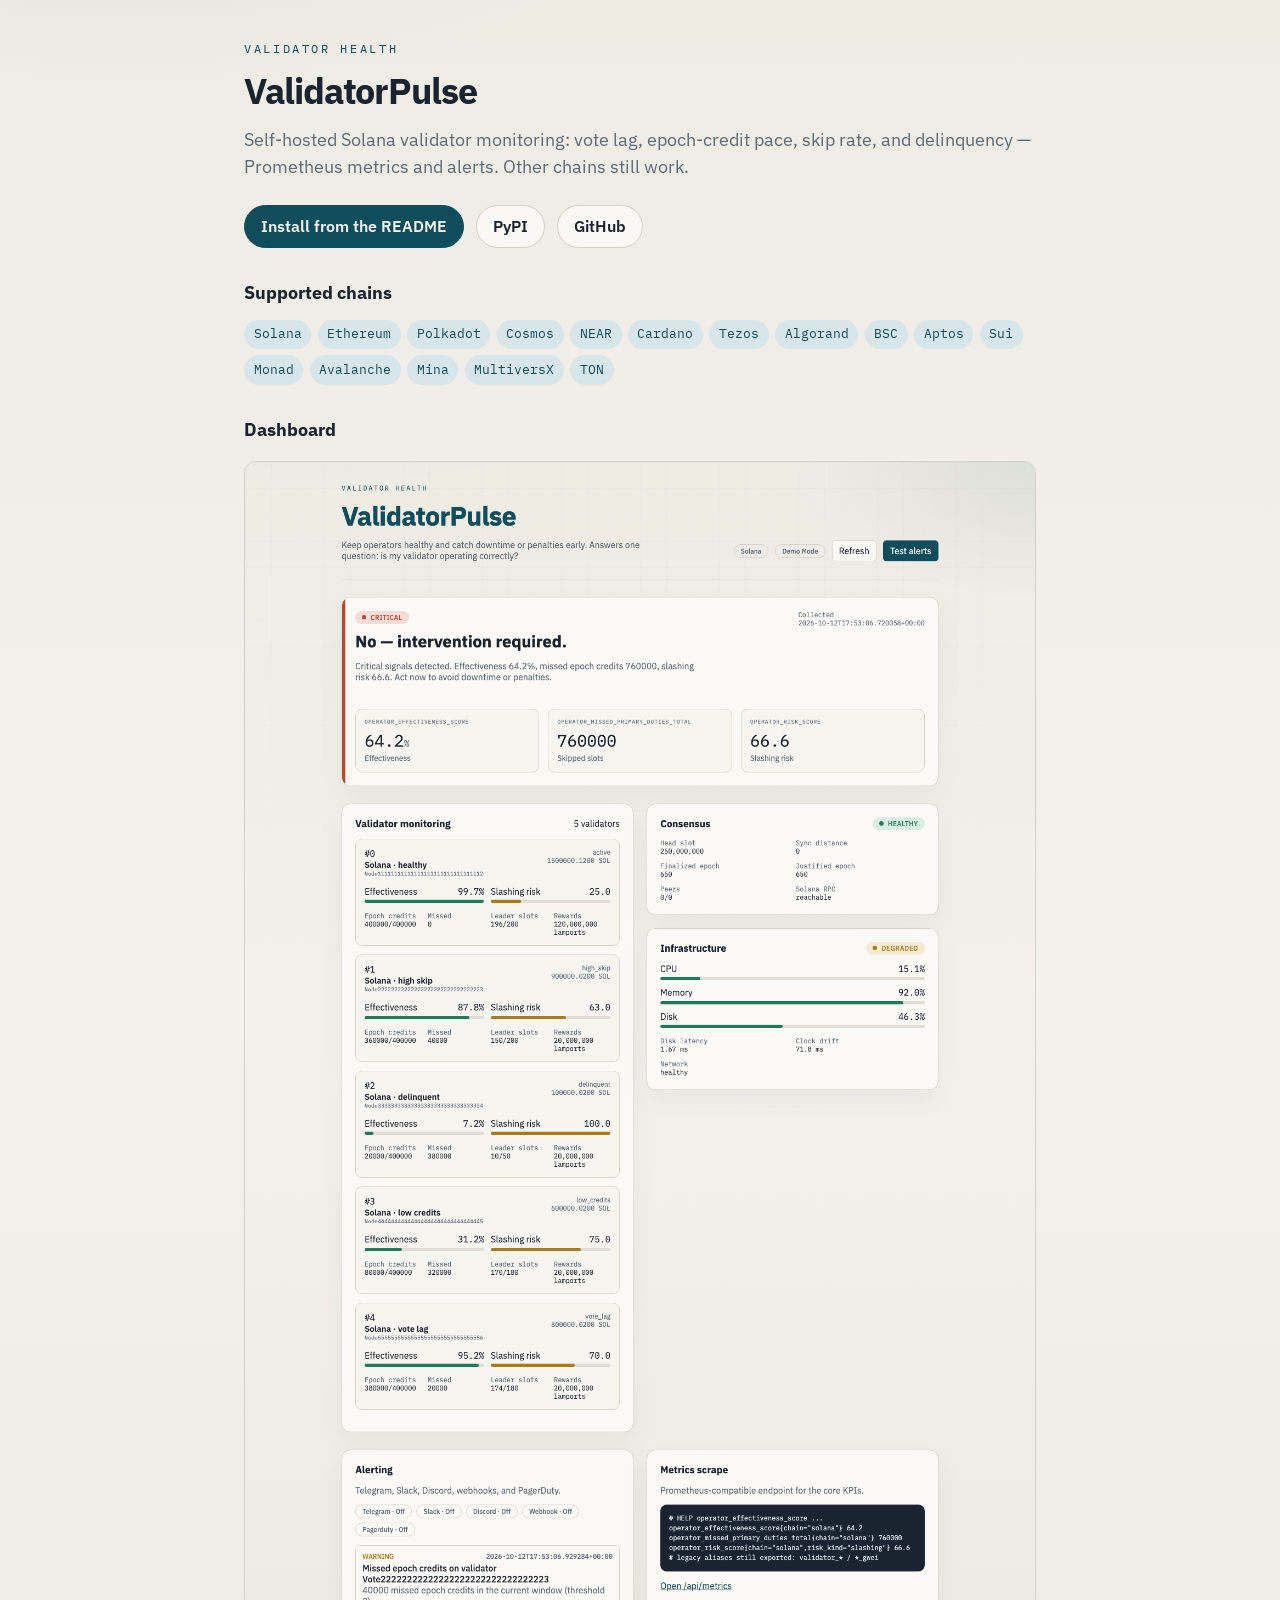
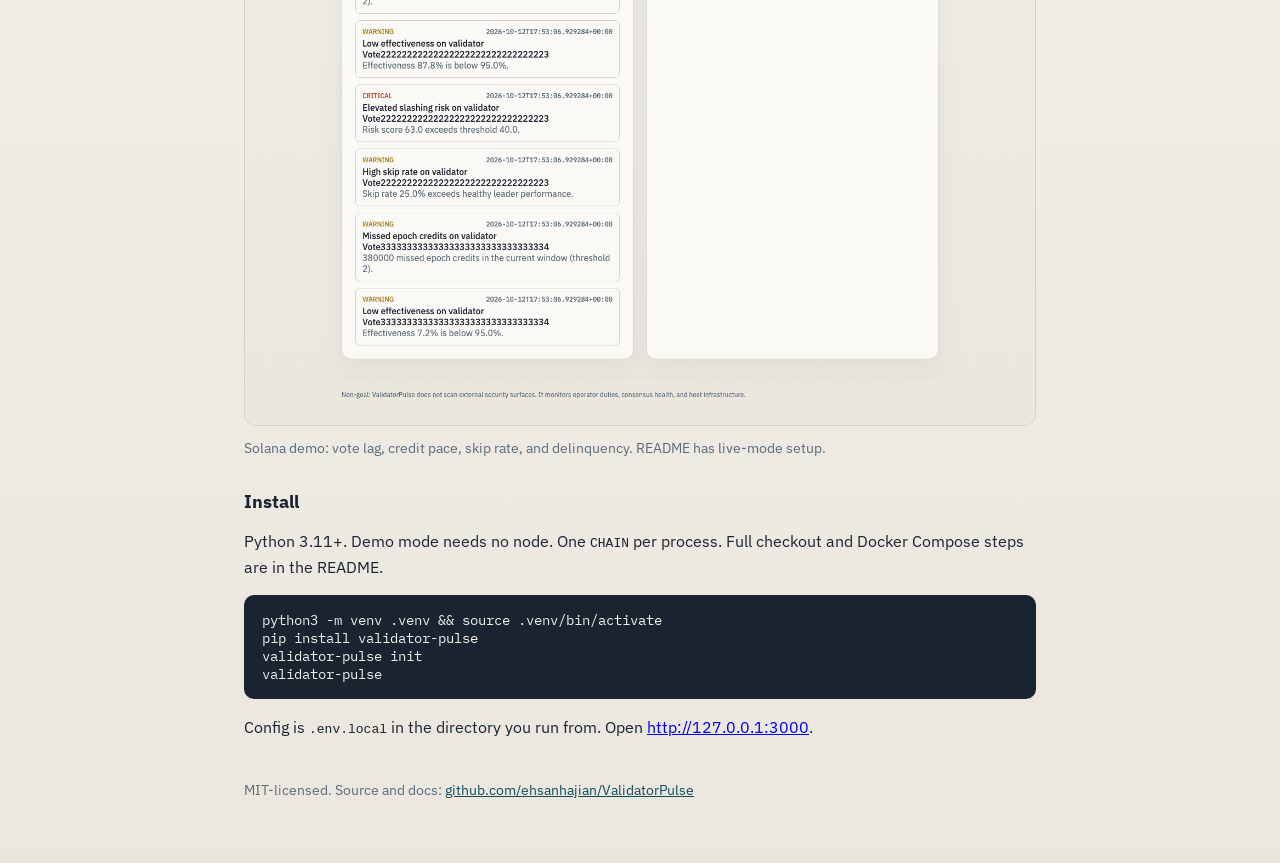
<file: docs/index.html>
<!DOCTYPE html>
<html lang="en">
<head>
  <meta charset="utf-8" />
  <meta name="viewport" content="width=device-width, initial-scale=1" />
  <title>ValidatorPulse — self-hosted validator monitoring</title>
  <meta name="description" content="Self-hosted Solana validator monitoring — vote lag, credit pace, skip rate, alerts. Also Ethereum, Polkadot, Cosmos, and more." />
  <link rel="canonical" href="https://ehsanhajian.github.io/ValidatorPulse/" />
  <meta property="og:title" content="ValidatorPulse" />
  <meta property="og:description" content="Self-hosted Solana validator monitoring — vote lag, credit pace, skip rate, alerts." />
  <meta property="og:image" content="https://ehsanhajian.github.io/ValidatorPulse/images/dashboard-solana.png" />
  <link rel="preconnect" href="https://fonts.googleapis.com" />
  <link rel="preconnect" href="https://fonts.gstatic.com" crossorigin />
  <link href="https://fonts.googleapis.com/css2?family=IBM+Plex+Mono:wght@400;500&family=IBM+Plex+Sans:wght@400;500;600;700&display=swap" rel="stylesheet" />
  <style>
    :root {
      --bg: #f3f1eb;
      --ink: #1a2330;
      --ink-muted: #5c6b7a;
      --line: #d5d0c6;
      --teal: #0f4c5c;
      --teal-soft: #d7e6ea;
    }
    * { box-sizing: border-box; }
    html, body { margin: 0; min-height: 100%; }
    body {
      color: var(--ink);
      font-family: "IBM Plex Sans", sans-serif;
      background:
        radial-gradient(1200px 600px at 10% -10%, rgba(42, 143, 156, 0.12), transparent 55%),
        linear-gradient(180deg, #efece4 0%, var(--bg) 40%, #ebe7df 100%);
    }
    .page { max-width: 52rem; margin: 0 auto; padding: 2.5rem 1.25rem 4rem; }
    .eyebrow {
      margin: 0 0 0.5rem;
      font-family: "IBM Plex Mono", monospace;
      font-size: 0.75rem;
      letter-spacing: 0.22em;
      text-transform: uppercase;
      color: var(--teal);
    }
    h1 { margin: 0 0 0.75rem; font-size: 2.25rem; letter-spacing: -0.03em; }
    .lede { margin: 0 0 1.5rem; font-size: 1.15rem; line-height: 1.5; color: var(--ink-muted); }
    .actions { display: flex; flex-wrap: wrap; gap: 0.75rem; margin-bottom: 2rem; }
    a.button {
      display: inline-block;
      padding: 0.65rem 1rem;
      border-radius: 999px;
      text-decoration: none;
      font-weight: 600;
      border: 1px solid var(--line);
      color: var(--ink);
      background: #faf8f4;
    }
    a.button.primary { background: var(--teal); color: #f7f4ee; border-color: var(--teal); }
    h2 { margin: 2rem 0 0.75rem; font-size: 1.15rem; }
    p, li { line-height: 1.55; }
    .chains { display: flex; flex-wrap: wrap; gap: 0.4rem; padding: 0; list-style: none; }
    .chains li {
      font-family: "IBM Plex Mono", monospace;
      font-size: 0.8rem;
      padding: 0.3rem 0.6rem;
      border-radius: 999px;
      background: var(--teal-soft);
      color: var(--teal);
    }
    figure { margin: 1.25rem 0 0; }
    img {
      width: 100%;
      border: 1px solid var(--line);
      border-radius: 12px;
      background: #faf8f4;
    }
    figcaption { margin-top: 0.5rem; color: var(--ink-muted); font-size: 0.9rem; }
    pre {
      overflow-x: auto;
      padding: 1rem 1.1rem;
      border-radius: 10px;
      background: #1a2330;
      color: #f3f1eb;
      font-family: "IBM Plex Mono", monospace;
      font-size: 0.85rem;
    }
    footer { margin-top: 2.5rem; color: var(--ink-muted); font-size: 0.9rem; }
    footer a { color: var(--teal); }
  </style>
</head>
<body>
  <main class="page">
    <p class="eyebrow">Validator health</p>
    <h1>ValidatorPulse</h1>
    <p class="lede">
      Self-hosted Solana validator monitoring: vote lag, epoch-credit pace, skip rate,
      and delinquency — Prometheus metrics and alerts. Other chains still work.
    </p>
    <div class="actions">
      <a class="button primary" href="https://github.com/ehsanhajian/ValidatorPulse#installation">Install from the README</a>
      <a class="button" href="https://pypi.org/project/validator-pulse/">PyPI</a>
      <a class="button" href="https://github.com/ehsanhajian/ValidatorPulse">GitHub</a>
    </div>

    <h2>Supported chains</h2>
    <ul class="chains">
      <li>Solana</li>
      <li>Ethereum</li>
      <li>Polkadot</li>
      <li>Cosmos</li>
      <li>NEAR</li>
      <li>Cardano</li>
      <li>Tezos</li>
      <li>Algorand</li>
      <li>BSC</li>
      <li>Aptos</li>
      <li>Sui</li>
      <li>Monad</li>
      <li>Avalanche</li>
      <li>Mina</li>
      <li>MultiversX</li>
      <li>TON</li>
    </ul>

    <h2>Dashboard</h2>
    <figure>
      <img src="images/dashboard-solana.png" alt="ValidatorPulse Solana dashboard in demo mode" />
      <figcaption>Solana demo: vote lag, credit pace, skip rate, and delinquency. README has live-mode setup.</figcaption>
    </figure>

    <h2>Install</h2>
    <p>Python 3.11+. Demo mode needs no node. One <code>CHAIN</code> per process. Full checkout and Docker Compose steps are in the README.</p>
    <pre>python3 -m venv .venv &amp;&amp; source .venv/bin/activate
pip install validator-pulse
validator-pulse init
validator-pulse</pre>
    <p>Config is <code>.env.local</code> in the directory you run from. Open <a href="http://127.0.0.1:3000">http://127.0.0.1:3000</a>.</p>

    <footer>
      MIT-licensed. Source and docs:
      <a href="https://github.com/ehsanhajian/ValidatorPulse">github.com/ehsanhajian/ValidatorPulse</a>
    </footer>
  </main>
</body>
</html>
</file>
